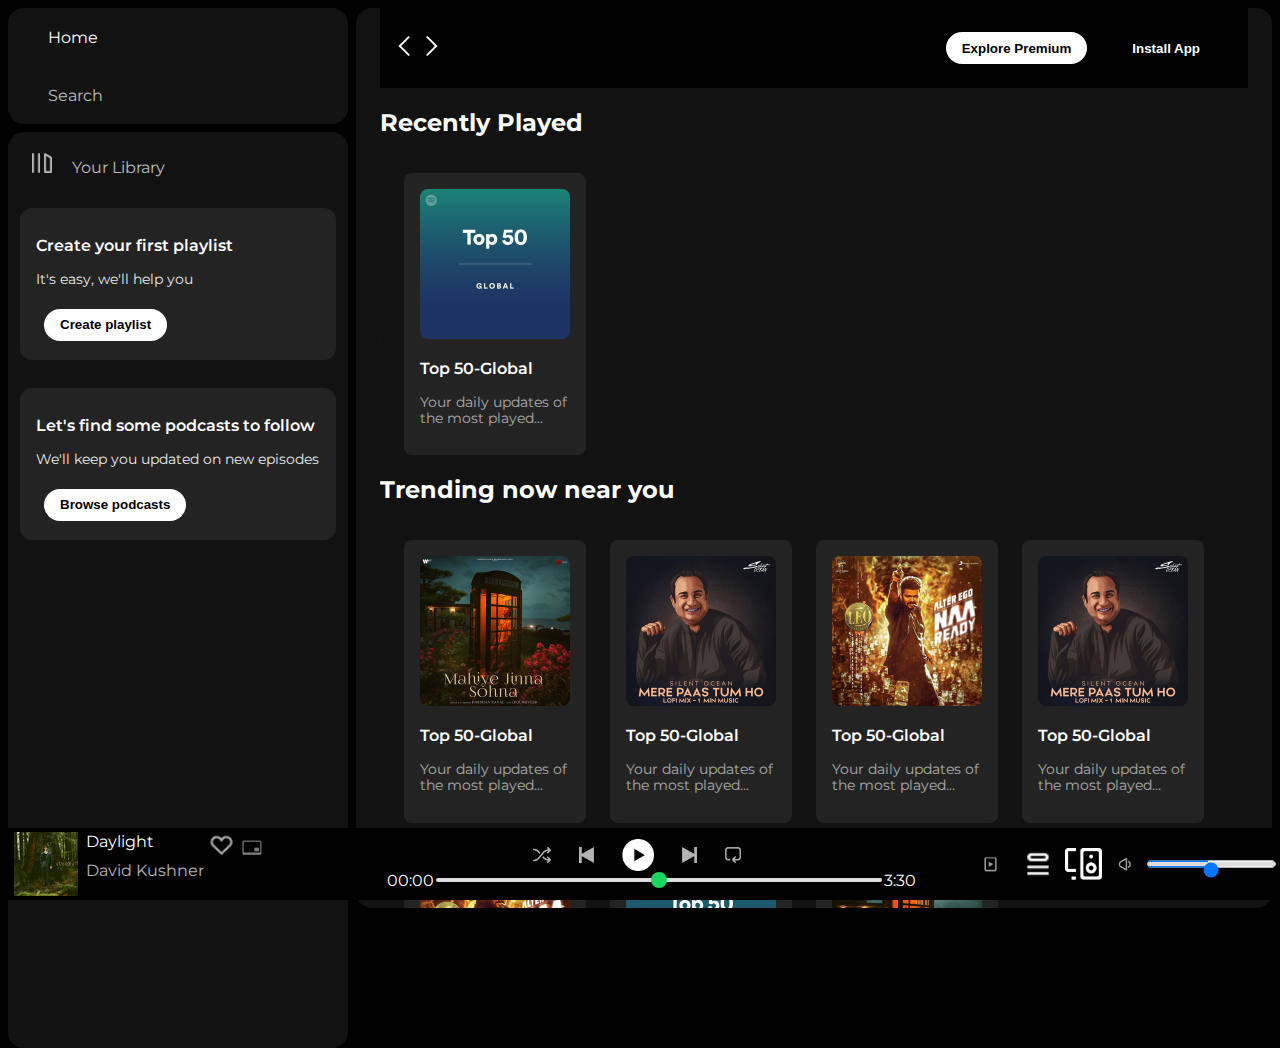
<file: index.html>
<!DOCTYPE html>
<html lang="en">
<head>
    <meta charset="UTF-8">
    <meta name="viewport" content="width=device-width, initial-scale=1.0">
    <link rel="stylesheet" href="https://cdnjs.cloudflare.com/ajax/libs/font-awesome/6.4.2/css/all.min.css" integrity="sha512-z3gLpd7yknf1YoNbCzqRKc4qyor8gaKU1qmn+CShxbuBusANI9QpRohGBreCFkKxLhei6S9CQXFEbbKuqLg0DA==" crossorigin="anonymous" referrerpolicy="no-referrer" />
    <link rel="icon" href="logo.png">
    <title>Spotify - Web Player: Music for everyone</title>
    <link rel="stylesheet" href="style.css">
    <link rel="preconnect" href="https://fonts.googleapis.com">
    <link rel="preconnect" href="https://fonts.gstatic.com" crossorigin>
    <link href="https://fonts.googleapis.com/css2?family=Montserrat:wght@300;400;500;600;700&family=Poppins&display=swap" rel="stylesheet">
</head>
<body>
   <div class="main">
    <div class="sidebar">
        <div class="nav">
            <div class="nav-option" style="opacity: 1;">
                <i class="fa-solid fa-house"></i>
                <a href="#">Home</a>
            </div>
            <div class="nav-option">
                <i class="fa-solid fa-magnifying-glass"></i>
                <a href="#">Search</a>
            </div> 
        </div>
        <div class="library">
            <div class="options">
                <div class="lib-option nav-option" >
                    <img src="library_icon.png" >
                    <a href="#">Your Library</a>
                </div>
                <div class="icons">
                    <i class="fa-solid fa-plus"></i>
                    <i class="fa-solid fa-arrow-right"></i>
                </div>
            </div>
            <div class="lib-box">
                <div class="box">
                    <p class="box-p1">Create your first playlist</p>
                    <p class="box-p2">It's easy, we'll help you</p>
                    <button class="badge">Create playlist</button>
                </div>
                <div class="box">
                    <p class="box-p1">Let's find some podcasts to follow</p>
                    <p class="box-p2">We'll keep you updated on new episodes</p>
                    <button class="badge">Browse podcasts</button>
                </div>
            </div>
        </div>
    </div>
    <div class="main-content">
        <div class="sticky-nav">
            <div class="sticky-nav-icons">
                  <img src="backward_icon.png">
            <img src="forward_icon.png" class="hide">
            </div>
          <div class="sticky-nav-options"> 
             <button class="badge nav-item hide">Explore Premium</button>
            <button class="badge nav-item dark-badge"><i class="fa-regular fa-circle-down" style="margin-right: 5px;"></i> Install App</button>
            <i class="fa-regular fa-user nav-item"></i>
        </div>
        </div>
          
        <h2>Recently Played</h2>
            <div class="cards-container">
                <div class="card">
                    <img src="card1img.jpeg" class="card-image">
                    <p class="card-title">Top 50-Global</p>
                    <p class="card-info">Your daily updates of the most played...</p>
                </div>
            </div>

            <h2>Trending now near you</h2>
            <div class="cards-container">
                <div class="card">
                    <img src="card2img.jpeg" class="card-image">
                    <p class="card-title">Top 50-Global</p>
                    <p class="card-info">Your daily updates of the most played...</p>
                </div>
                <div class="card">
                    <img src="card3img.jpeg" class="card-image">
                    <p class="card-title">Top 50-Global</p>
                    <p class="card-info">Your daily updates of the most played...</p>
                </div>
                <div class="card">
                    <img src="card4img.jpeg" class="card-image">
                    <p class="card-title">Top 50-Global</p>
                    <p class="card-info">Your daily updates of the most played...</p>
                </div>
                <div class="card">
                    <img src="card3img.jpeg" class="card-image">
                    <p class="card-title">Top 50-Global</p>
                    <p class="card-info">Your daily updates of the most played...</p>
                </div>
                <div class="card">
                    <img src="card4img.jpeg" class="card-image">
                    <p class="card-title">Top 50-Global</p>
                    <p class="card-info">Your daily updates of the most played...</p>
                </div>
                <div class="card">
                    <img src="card1img.jpeg" class="card-image">
                    <p class="card-title">Top 50-Global</p>
                    <p class="card-info">Your daily updates of the most played...</p>
                </div>
                <div class="card">
                    <img src="card2img.jpeg" class="card-image">
                    <p class="card-title">Top 50-Global</p>
                    <p class="card-info">Your daily updates of the most played...</p>
                </div>
            </div>    

            <h2>Featured Charts</h2>
            <div class="cards-container">
                <div class="card">
                    <img src="card5img.jpeg" class="card-image">
                    <p class="card-title">Top 50-Global</p>
                    <p class="card-info">Your daily updates of the most played...</p>
                </div>
                <div class="card">
                    <img src="card6img.jpeg" class="card-image">
                    <p class="card-title">Top 50-India</p>
                    <p class="card-info">Your daily updates of the most played...</p>
                </div>
                <div class="card">
                    <img src="card1img.jpeg" class="card-image">
                    <p class="card-title">Top 50-Global</p>
                    <p class="card-info">Your daily updates of the most played...</p>
                </div>
            </div>

            <div class="footer">
                <div class="line"></div>
            </div>
    </div>
    <div class="music-player">
        <div class="album">
            <img src="album_picture.jpeg">
          <div class="para">
            <div style="opacity: 1;" class="album-p1">Daylight</div> 
            <div class="album-p2">David Kushner</div>
          </div>
            <img src="album_icon1.png" class="alb-i1" height="27rem">
            <img src="album_icon2.png" class="alb-i2" height="35rem">
        </div>
        <div class="player">
            <div class="player-controls">
                <img src="player_icon1.png" class="player-control-icon">
                <img src="player_icon2.png" class="player-control-icon">
                <img src="player_icon3.png" class="player-control-icon" style="opacity: 1; height: 2rem;">
                <img src="player_icon4.png" class="player-control-icon">
                <img src="player_icon5.png" class="player-control-icon">
            </div>
            <div class="Playback-bar">
                <span class="curr-time">00:00</span>
                <!-- step="1" mane ekta ekta kore vol barbe -->
                <input type="range" min="0" max="100" step="1" class="Progress-bar">
                <span class="tot-time">3:30</span>
            </div>
        </div>
        <div class="controls">
            <img src="controls_icon1.png" class="Controls-icon">
            <i class="fa-solid fa-microphone"></i>
            <img src="controls_icon3.png" class="Controls-icon">
            <img src="controls_icon4.png" class="Controls-icon">
            <img src="controls_icon5.png" class="Controls-icon">
            <input type="range" class="con-ran">
        </div>
    </div>
   </div>
</body>
</html>
</file>
<file: style.css>
body {
    font-family: 'Montserrat', sans-serif;
    margin: 0;
    background-color: #000;
    color: #fff;
    overflow: hidden;
}

.main {
    display: flex;
    height: 100vh;
    padding: 0.5rem;
}

.sidebar {
    background-color: black;
    width: 340px;
    /* 1rem = 16px */
    border-radius: 1rem;
    margin-right: 0.5rem;
}

.main-content {
    background-color: #121212;
    /* eta mane baki je div gulo ache segulo k jotota oder dorkar seta die baki jaiga ta main-content er hoe jabe*/
    flex: 1;
    border-radius: 1rem;
    /* auto mane scrollbar sob somoi dekhabe na jokhon dorkar hobe tokhon dekhabe */
    overflow: auto;
    padding: 0 1.5rem 0 1.5rem;
}

.music-player {
    background-color: #000;
   position: fixed;
   bottom: 0px;
   width: 100%;
   height: 72px;
}

.nav {
    background-color: #121212;
    border-radius: 1rem;
    display: flex;
    flex-direction: column;
    /* justify-content korle mainly horizontally hoi kintu ekhane jehetu flex-direction: column; ache to  justify-content ta vertically e kaj korbe  */
    justify-content: center;
    height: 100px;
    padding: 0.5rem 0.75rem;
}

a{
    text-decoration: none;
    color: #fff;
}

.nav-option{
    line-height: 2.5rem;
    opacity: 0.7;
    padding: 0.5rem 0.75rem;
}

.nav-option:hover{
    opacity: 1;
}

.nav-option i {
    font-size: 1.25rem;
}

.nav-option a {
    font-size: 1rem;
    margin-left: 1rem;
}

.library{
     background-color: #121212;
     border-radius: 1rem;
     height: 100%;
     margin-top:0.5rem;
     padding: 0.5rem 0.75rem;
}

.options {
    display: flex;
    justify-content: space-between;
    align-items: center;
}

.lib-option img {
    height: 1.25rem;
    width: 1.25rem;
}

.icons {
    font-size: 1.25rem;
   display: flex;
}

.icons i {
    opacity: 0.7;
    margin-right: 1rem;
}

.icons i:hover {
    opacity: 1;
}

.box {
    background-color: #232323;
    height: 8rem;
    border-radius:0.751rem;
    margin: 0.75rem 0 1.75rem 0;
    padding: 0.75rem 1rem;
}

.box-p1 {
    font-size: 1rem;
    font-weight: 600;
}

.box-p2 {
    font-size: 0.85rem;
    opacity: 0.9;
}

.badge {
    background-color: #fff;
    border: none;
    border-radius: 100px;
    padding: 0.25rem 1rem;
    font-weight: 700;
    margin: 0.5rem;
    height: 2rem;
    /* fit-conten mane j content ta ache seta width er moddhe fit hoe jabe */
    width: fit-content;
}

.dark-badge{
    background-color: #000;
    color: #fff;
}

.sticky-nav {
    position: sticky;
    top: 0;
    background-color: black;
    display: flex;
    justify-content: space-between;
    align-items: center;
    padding: 1rem 0 1rem 0;
    /* eta dilam karon sticky-nav er vitore card-info gulo chole aschilo eta deoa thakle sticky-nav er power besi thakbe tai ar overlap hobe na*/
    z-index: 10;
}

.sticky-nav-icons  {
    margin-left: 0.75rem;
}

.sticky-nav-options {
    display: flex;
    justify-content: center;
    align-items: center;
}

.nav-item{
    margin-right: 1rem;
}

@media(max-width:1000px) {
    .hide {
        display: none;
    }
}

.card{
    background-color: #232323;
    width: 150px;
    border-radius: 0.5rem;
    padding: 1rem;
    margin-left: 1.5rem;
    margin-top: 1rem;
}

.card-image{
    width: 100%;
    border-radius: 0.5rem;  
}

.cards-container {
    display: flex;
    flex-wrap: wrap;
}

.card-title {
    font-weight: 600;
}

.card-info {
    font-size: 0.85rem;
    opacity: 0.6;
}

.footer {
    height: 300px;
    display: flex;
    align-items: center;
    justify-content: center;
}

.line{
    width: 90%;
    /* height barle line ta upor dike chole asbe karon line div ta besi jaiga occupy korbe tokhon height tao bere jabe */
    height: 40%;
    border-top: 1px solid white;
    opacity: 0.4;
}

.music-player{
    display: flex;
    justify-content: space-between;
    align-items: center;
}

.album {
    width: 25%;
    display: flex;
   margin-left: 0.4rem;
}

.album-p1, .album-p2{
    margin-left: 0.5rem;
}

.album-p2{
    margin-top: 10px;
    opacity: 0.7;
}

.album-p2:hover{
    opacity: 1;
    text-decoration: underline;
}

.alb-i1, .alb-i2{
    opacity: 0.7;
    margin-left: 0.2rem;
}

.alb-i1:hover, .alb-i2:hover{
    opacity: 1;
}

.player{
    width: 50%;
}

.player-control-icon{
    height: 1rem;
    margin-right: 1.75rem;
    opacity: 0.7;
}

.player-control-icon:hover{
    opacity: 1;
}

.player-controls{
    display: flex;
    justify-content: center;
    align-items: center;
}

.Playback-bar{
    display: flex;
    justify-content: center;
    align-items: center;
}

.Progress-bar{
    width: 70%;
    /* by-default j property gulo thake jemon button er charidike nije thekei ekta border thake seguloi holo appearence */
    appearance: none;
    /*  background-color: transparent; mane bg te j color thakbe etar o same color hoe jabe*/
    background-color: transparent;
    cursor: pointer;
}

.Progress-bar::-webkit-slider-runnable-track{
    background-color: #ddd;
    border-radius: 100px;
    height: 0.2rem;
}

.Progress-bar::-webkit-slider-thumb{
    appearance: none;
    height: 1rem;
    width: 1rem;
    background-color: #1bd760;
    border-radius: 50%;
    margin-top: -6px;
}

.controls{
    width: 25%;
    display: flex;
    justify-content: space-evenly;
}


.Controls-icon{
    height:2rem;
}

.con-ran::-webkit-slider-runnable-track{
    background-color: #ddd;
    border-radius: 100px;
    height: 0.2rem;
}

.con-ran::-webkit-slider-thumb{
    appearance: none;
   
}

.con-ran::-webkit-slider-thumb:hover{
    height: 1rem;
    width: 1rem;
    background-color: #1bd760;
    border-radius: 50%;
    margin-top: -5px;
}
</file>
